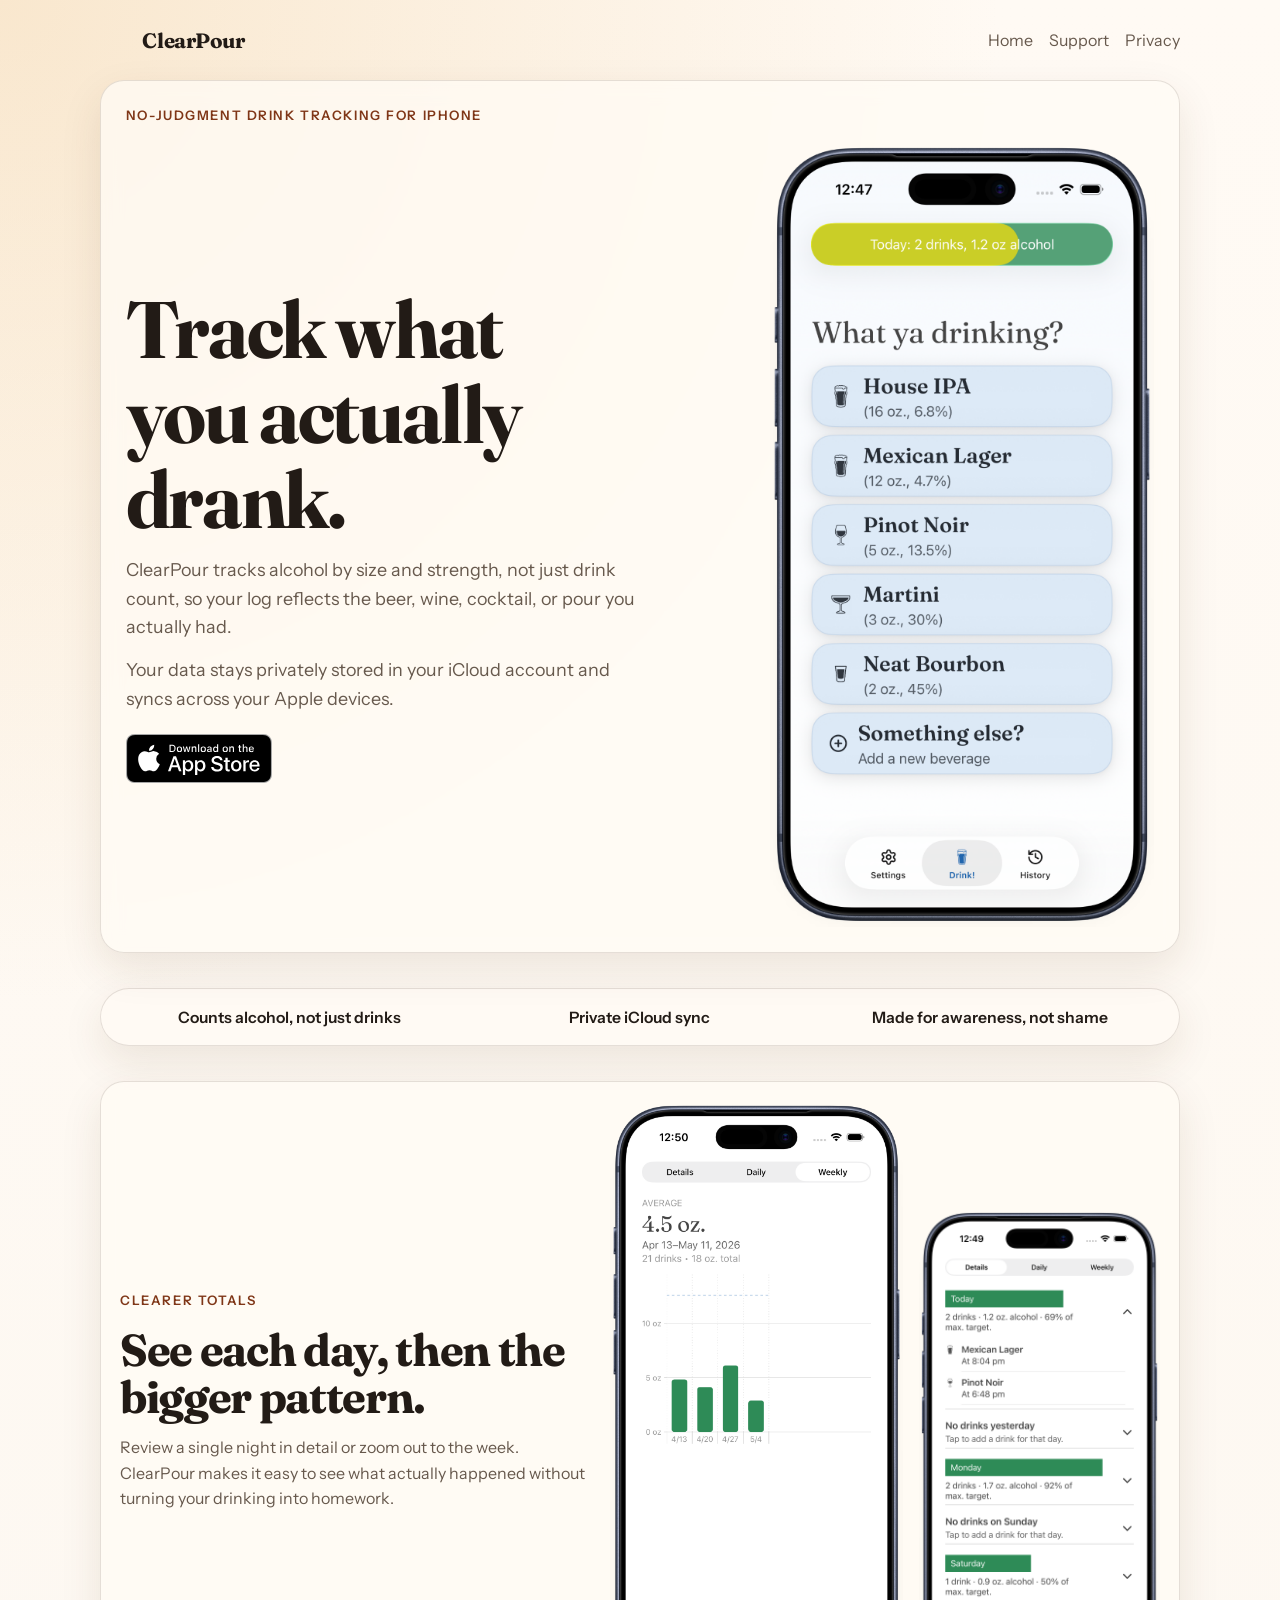
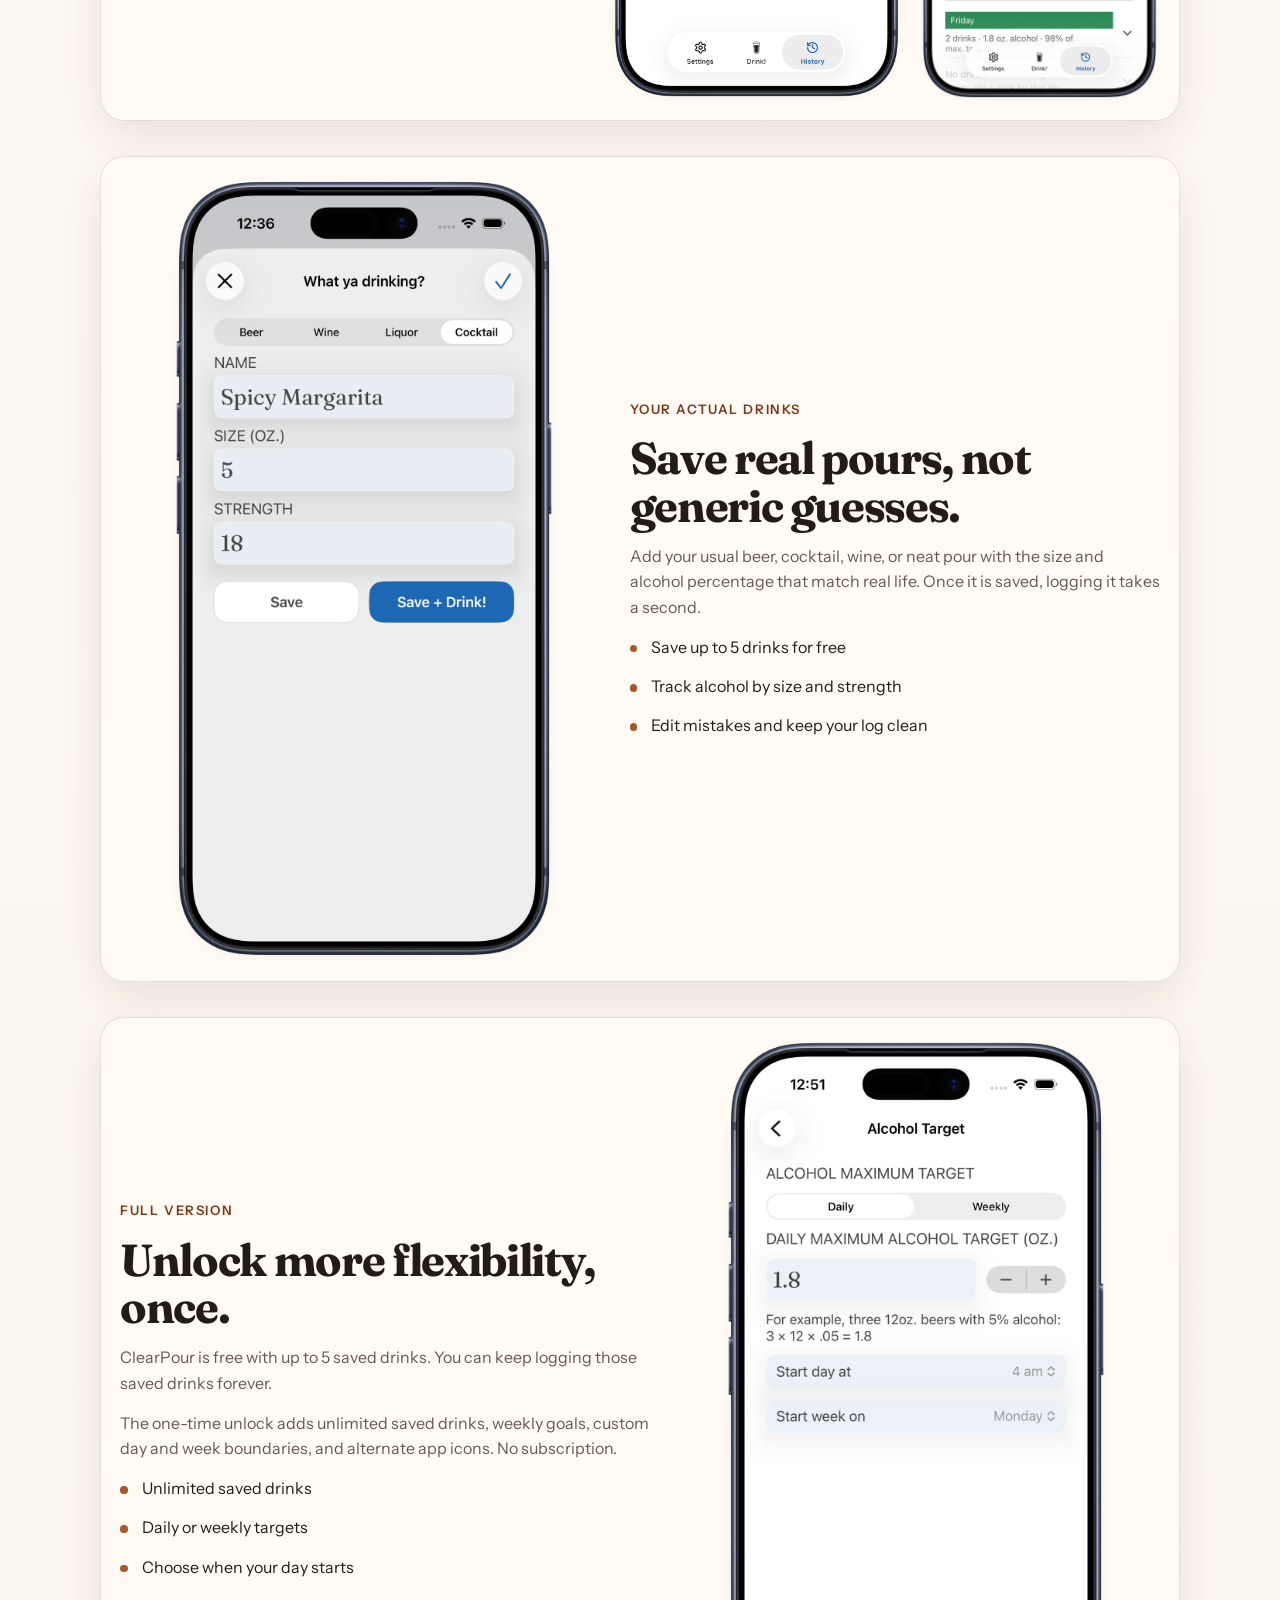
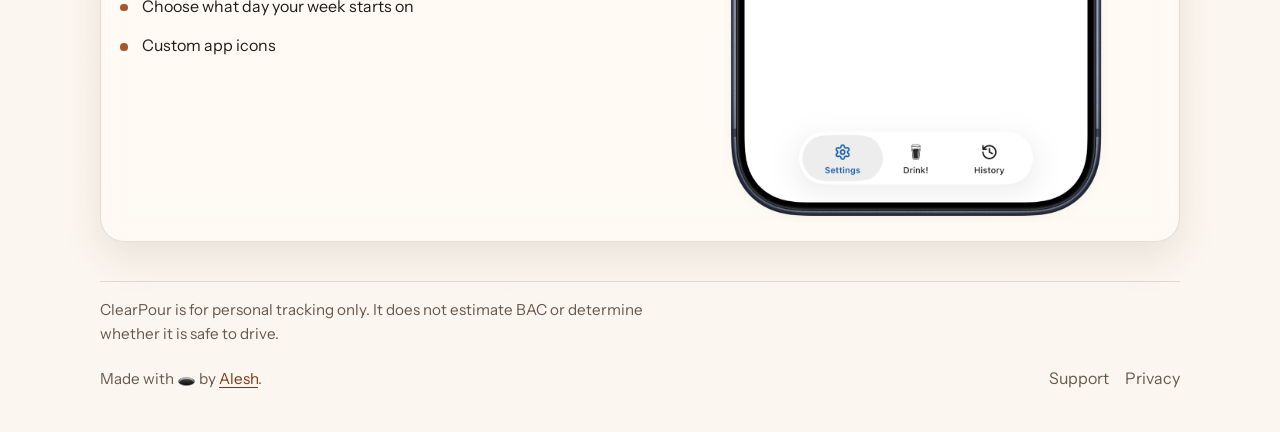
<file: index.html>
<!DOCTYPE html>
<html lang="en">
  <head>
    <meta charset="UTF-8" />
    <meta name="viewport" content="width=device-width, initial-scale=1.0" />
    <title>ClearPour</title>
    <meta
      name="description"
      content="ClearPour is a no-judgment drink tracker that counts alcohol by size and strength, not just drink count, and keeps your data privately synced in your iCloud account."
    />
    <link rel="preconnect" href="https://fonts.googleapis.com" />
    <link rel="preconnect" href="https://fonts.gstatic.com" crossorigin />
    <link
      href="https://fonts.googleapis.com/css2?family=Fraunces:opsz,wght@9..144,600;9..144,700&family=Instrument+Sans:wght@400;500;600&display=swap"
      rel="stylesheet"
    />
    <link rel="icon" type="image/png" sizes="32x32" href="/favicon.png" />
    <link rel="icon" type="image/png" sizes="16x16" href="/assets/icons/favicon-16x16.png" />
    <link rel="apple-touch-icon" sizes="180x180" href="/apple-touch-icon.png" />
    <link rel="stylesheet" href="/assets/styles.css" />
    <script src="/assets/made-by-alesh.js" defer></script>
  </head>
  <body>
    <div class="site-shell">
      <header class="site-header">
        <a class="brand" href="/">
          <span class="brand-mark" aria-hidden="true">
            <img class="is-1" src="/assets/containers/beer-pint-glass.png" alt="" />
            <img class="is-2" src="/assets/containers/wine.png" alt="" />
            <img class="is-3" src="/assets/containers/shot-glass.png" alt="" />
            <img class="is-4" src="/assets/containers/coupe-glass.png" alt="" />
          </span>
          <span class="brand-text">ClearPour</span>
        </a>
        <nav class="site-nav" aria-label="Primary">
          <a href="/">Home</a>
          <a href="/support/">Support</a>
          <a href="/privacy/">Privacy</a>
        </nav>
      </header>

      <main>
        <section class="hero">
          <p class="eyebrow">No-judgment drink tracking for iPhone</p>
          <div class="hero-layout">
            <div class="hero-copy">
              <h1>Track what you actually drank.</h1>
              <p class="lede">
                ClearPour tracks alcohol by size and strength, not just drink count,
                so your log reflects the beer, wine, cocktail, or pour you actually had.
              </p>
              <p class="lede">
                Your data stays privately stored in your iCloud account and syncs across
                your Apple devices.
              </p>
              <div class="hero-actions">
                <a class="app-store-badge" href="https://apps.apple.com/app/clearpour/id6763382651" aria-label="Download ClearPour on the App Store">
                  <img
                    src="/assets/download-on-the-app-store.svg"
                    alt="Download on the App Store"
                  />
                </a>
              </div>
            </div>
            <figure class="hero-phone">
              <img
                src="/assets/screenshots/01-track-drinks.png"
                alt="ClearPour drink list on iPhone"
              />
            </figure>
          </div>
        </section>

        <section class="proof-strip">
          <p>Counts alcohol, not just drinks</p>
          <p>Private iCloud sync</p>
          <p>Made for awareness, not shame</p>
        </section>

        <section class="story-block story-block-history">
          <div class="story-copy">
            <p class="eyebrow">Clearer Totals</p>
            <h2>See each day, then the bigger pattern.</h2>
            <p>
              Review a single night in detail or zoom out to the week. ClearPour makes it
              easy to see what actually happened without turning your drinking into homework.
            </p>
          </div>
          <div class="story-visuals story-visuals-history">
            <figure class="story-phone story-phone-main">
              <img
                src="/assets/screenshots/03-history-weekly.png"
                alt="ClearPour weekly history on iPhone"
              />
            </figure>
            <figure class="story-phone story-phone-detail">
              <img
                src="/assets/screenshots/02-history-detail.png"
                alt="ClearPour daily history detail on iPhone"
              />
            </figure>
          </div>
        </section>

        <section class="story-block story-block-add">
          <figure class="story-phone">
            <img
              src="/assets/screenshots/04-add-drink.png"
              alt="ClearPour add custom drink screen on iPhone"
            />
          </figure>
          <div class="story-copy">
            <p class="eyebrow">Your Actual Drinks</p>
            <h2>Save real pours, not generic guesses.</h2>
            <p>
              Add your usual beer, cocktail, wine, or neat pour with the size and alcohol
              percentage that match real life. Once it is saved, logging it takes a second.
            </p>
            <ul class="plain-list">
              <li>Save up to 5 drinks for free</li>
              <li>Track alcohol by size and strength</li>
              <li>Edit mistakes and keep your log clean</li>
            </ul>
          </div>
        </section>

        <section class="story-block story-block-upgrade">
          <div class="story-copy">
            <p class="eyebrow">Full Version</p>
            <h2>Unlock more flexibility, once.</h2>
            <p>
              ClearPour is free with up to 5 saved drinks. You can keep logging
              those saved drinks forever.
            </p>
            <p>
              The one-time unlock adds unlimited saved drinks, weekly goals,
              custom day and week boundaries, and alternate app icons. No subscription.
            </p>
            <ul class="plain-list">
              <li>Unlimited saved drinks</li>
              <li>Daily or weekly targets</li>
              <li>Choose when your day starts</li>
              <li>Choose what day your week starts on</li>
              <li>Custom app icons</li>
            </ul>
          </div>
          <figure class="story-phone">
            <img
              src="/assets/screenshots/05-daily-target.png"
              alt="ClearPour daily target settings on iPhone"
            />
          </figure>
        </section>
      </main>

      <section class="site-note">
        <p>
          ClearPour is for personal tracking only. It does not estimate BAC or
          determine whether it is safe to drive.
        </p>
      </section>

      <footer class="site-footer">
        <p><made-by-alesh></made-by-alesh></p>
        <div class="footer-links">
          <a href="/support/">Support</a>
          <a href="/privacy/">Privacy</a>
        </div>
      </footer>
    </div>
  </body>
</html>
</file>
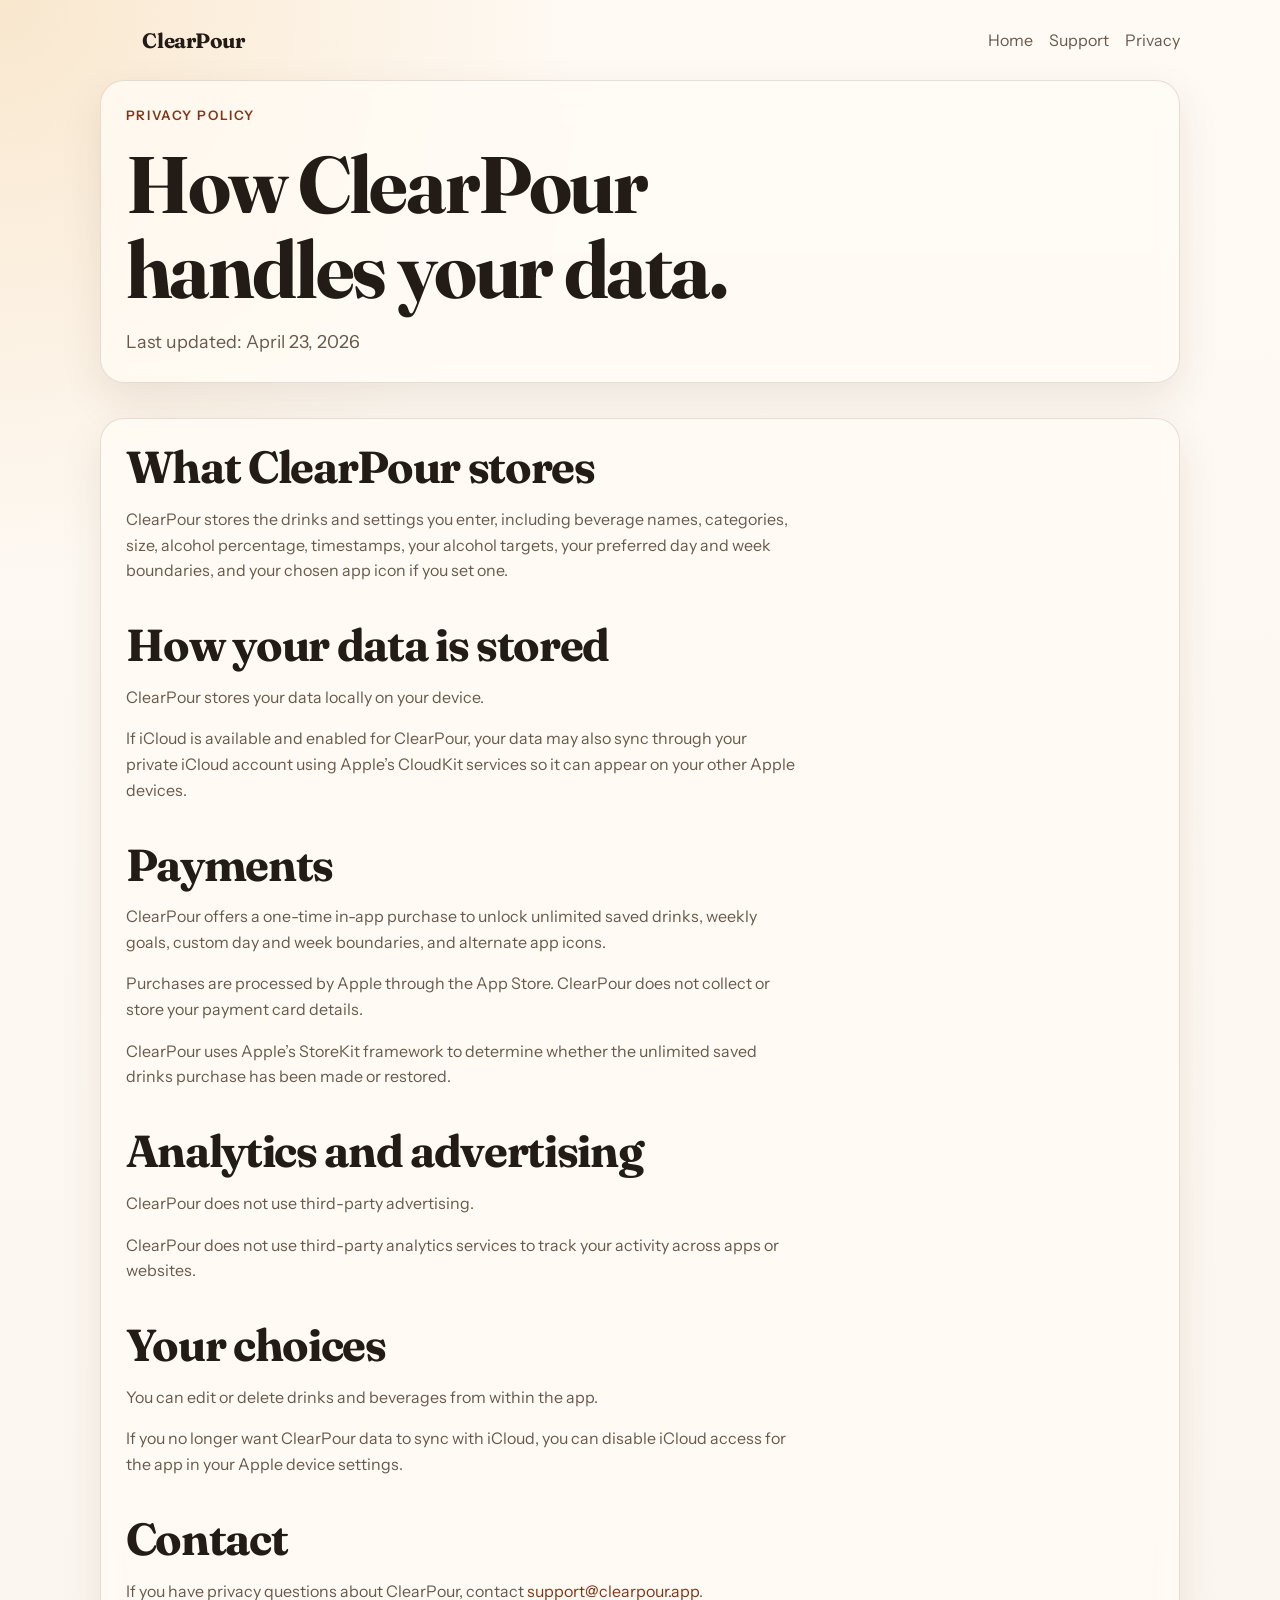
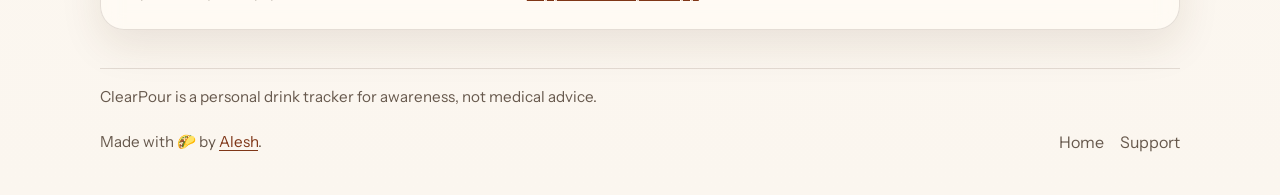
<file: privacy/index.html>
<!DOCTYPE html>
<html lang="en">
  <head>
    <meta charset="UTF-8" />
    <meta name="viewport" content="width=device-width, initial-scale=1.0" />
    <title>ClearPour Privacy Policy</title>
    <meta name="description" content="Privacy Policy for ClearPour." />
    <link rel="preconnect" href="https://fonts.googleapis.com" />
    <link rel="preconnect" href="https://fonts.gstatic.com" crossorigin />
    <link
      href="https://fonts.googleapis.com/css2?family=Fraunces:opsz,wght@9..144,600;9..144,700&family=Instrument+Sans:wght@400;500;600&display=swap"
      rel="stylesheet"
    />
    <link rel="icon" type="image/png" sizes="32x32" href="/favicon.png" />
    <link rel="icon" type="image/png" sizes="16x16" href="/assets/icons/favicon-16x16.png" />
    <link rel="apple-touch-icon" sizes="180x180" href="/apple-touch-icon.png" />
    <link rel="stylesheet" href="/assets/styles.css" />
    <script src="/assets/made-by-alesh.js" defer></script>
  </head>
  <body>
    <div class="site-shell">
      <header class="site-header">
        <a class="brand" href="/">
          <span class="brand-mark" aria-hidden="true">
            <img class="is-1" src="/assets/containers/beer-pint-glass.png" alt="" />
            <img class="is-2" src="/assets/containers/wine.png" alt="" />
            <img class="is-3" src="/assets/containers/shot-glass.png" alt="" />
            <img class="is-4" src="/assets/containers/coupe-glass.png" alt="" />
          </span>
          <span class="brand-text">ClearPour</span>
        </a>
        <nav class="site-nav" aria-label="Primary">
          <a href="/">Home</a>
          <a href="/support/">Support</a>
          <a href="/privacy/">Privacy</a>
        </nav>
      </header>

      <main class="page-main">
        <section class="page-hero">
          <p class="eyebrow">Privacy Policy</p>
          <h1>How ClearPour handles your data.</h1>
          <p class="lede narrow">Last updated: April 23, 2026</p>
        </section>

        <section class="policy-text">
          <h2>What ClearPour stores</h2>
          <p>
            ClearPour stores the drinks and settings you enter, including
            beverage names, categories, size, alcohol percentage, timestamps,
            your alcohol targets, your preferred day and week boundaries, and
            your chosen app icon if you set one.
          </p>

          <h2>How your data is stored</h2>
          <p>ClearPour stores your data locally on your device.</p>
          <p>
            If iCloud is available and enabled for ClearPour, your data may also
            sync through your private iCloud account using Apple’s CloudKit
            services so it can appear on your other Apple devices.
          </p>

          <h2>Payments</h2>
          <p>
            ClearPour offers a one-time in-app purchase to unlock unlimited
            saved drinks, weekly goals, custom day and week boundaries, and
            alternate app icons.
          </p>
          <p>
            Purchases are processed by Apple through the App Store. ClearPour
            does not collect or store your payment card details.
          </p>
          <p>
            ClearPour uses Apple’s StoreKit framework to determine whether the
            unlimited saved drinks purchase has been made or restored.
          </p>

          <h2>Analytics and advertising</h2>
          <p>ClearPour does not use third-party advertising.</p>
          <p>
            ClearPour does not use third-party analytics services to track your
            activity across apps or websites.
          </p>

          <h2>Your choices</h2>
          <p>You can edit or delete drinks and beverages from within the app.</p>
          <p>
            If you no longer want ClearPour data to sync with iCloud, you can
            disable iCloud access for the app in your Apple device settings.
          </p>

          <h2>Contact</h2>
          <p>
            If you have privacy questions about ClearPour, contact
            <a href="mailto:support@clearpour.app?subject=ClearPour%20Privacy"
              >support@clearpour.app</a
            >.
          </p>
        </section>
      </main>

      <section class="site-note">
        <p>ClearPour is a personal drink tracker for awareness, not medical advice.</p>
      </section>

      <footer class="site-footer">
        <p><made-by-alesh></made-by-alesh></p>
        <div class="footer-links">
          <a href="/">Home</a>
          <a href="/support/">Support</a>
        </div>
      </footer>
    </div>
  </body>
</html>
</file>
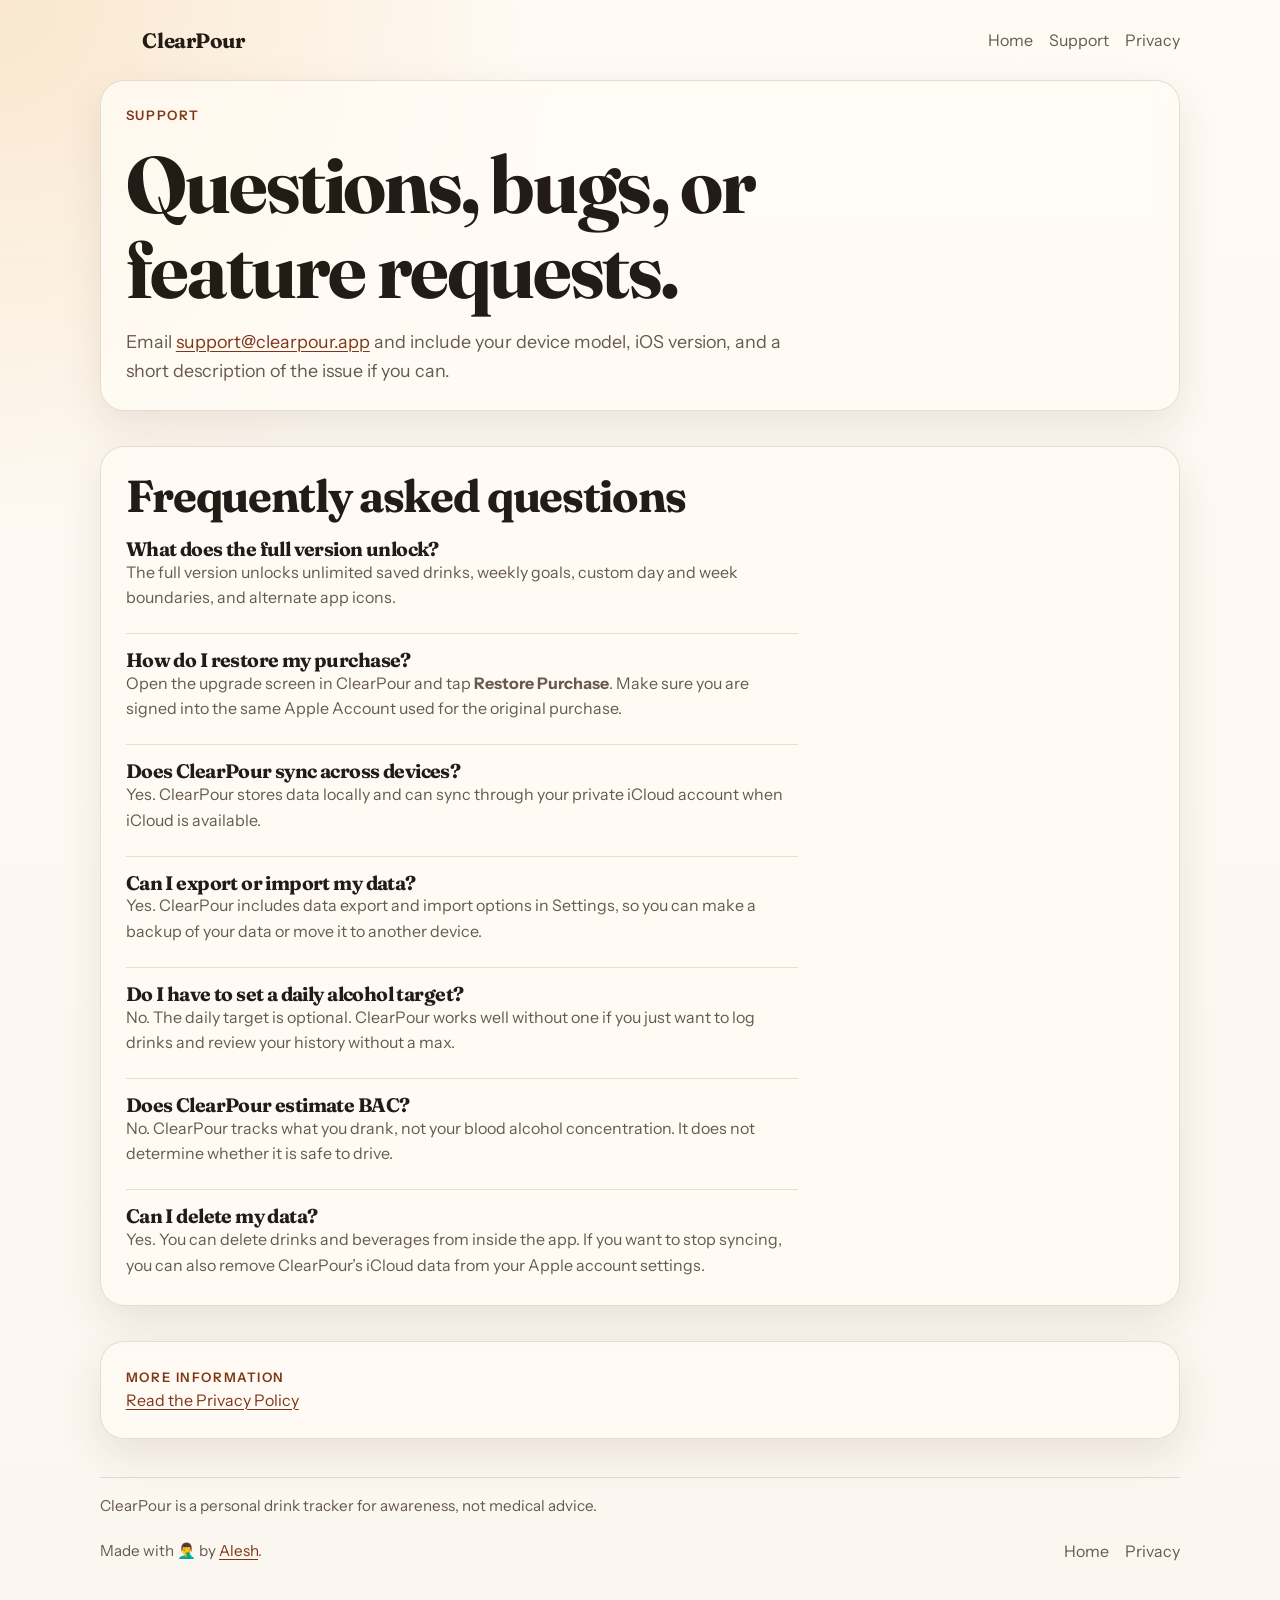
<file: support/index.html>
<!DOCTYPE html>
<html lang="en">
  <head>
    <meta charset="UTF-8" />
    <meta name="viewport" content="width=device-width, initial-scale=1.0" />
    <title>ClearPour Support</title>
    <meta
      name="description"
      content="Support for ClearPour, including purchase help, sync help, and answers to common questions."
    />
    <link rel="preconnect" href="https://fonts.googleapis.com" />
    <link rel="preconnect" href="https://fonts.gstatic.com" crossorigin />
    <link
      href="https://fonts.googleapis.com/css2?family=Fraunces:opsz,wght@9..144,600;9..144,700&family=Instrument+Sans:wght@400;500;600&display=swap"
      rel="stylesheet"
    />
    <link rel="icon" type="image/png" sizes="32x32" href="/favicon.png" />
    <link rel="icon" type="image/png" sizes="16x16" href="/assets/icons/favicon-16x16.png" />
    <link rel="apple-touch-icon" sizes="180x180" href="/apple-touch-icon.png" />
    <link rel="stylesheet" href="/assets/styles.css" />
    <script src="/assets/made-by-alesh.js" defer></script>
  </head>
  <body>
    <div class="site-shell">
      <header class="site-header">
        <a class="brand" href="/">
          <span class="brand-mark" aria-hidden="true">
            <img class="is-1" src="/assets/containers/beer-pint-glass.png" alt="" />
            <img class="is-2" src="/assets/containers/wine.png" alt="" />
            <img class="is-3" src="/assets/containers/shot-glass.png" alt="" />
            <img class="is-4" src="/assets/containers/coupe-glass.png" alt="" />
          </span>
          <span class="brand-text">ClearPour</span>
        </a>
        <nav class="site-nav" aria-label="Primary">
          <a href="/">Home</a>
          <a href="/support/">Support</a>
          <a href="/privacy/">Privacy</a>
        </nav>
      </header>

      <main class="page-main">
        <section class="page-hero">
          <p class="eyebrow">Support</p>
          <h1>Questions, bugs, or feature requests.</h1>
          <p class="lede narrow">
            Email
            <a href="mailto:support@clearpour.app?subject=ClearPour%20Support"
              >support@clearpour.app</a
            >
            and include your device model, iOS version, and a short description
            of the issue if you can.
          </p>
        </section>

        <section class="copy-section">
          <h2>Frequently asked questions</h2>

          <div class="faq-list">
            <div>
              <h3>What does the full version unlock?</h3>
              <p>
                The full version unlocks unlimited saved drinks, weekly goals,
                custom day and week boundaries, and alternate app icons.
              </p>
            </div>

            <div>
              <h3>How do I restore my purchase?</h3>
              <p>
                Open the upgrade screen in ClearPour and tap
                <strong>Restore Purchase</strong>. Make sure you are signed into
                the same Apple Account used for the original purchase.
              </p>
            </div>

            <div>
              <h3>Does ClearPour sync across devices?</h3>
              <p>
                Yes. ClearPour stores data locally and can sync through your
                private iCloud account when iCloud is available.
              </p>
            </div>

            <div>
              <h3>Can I export or import my data?</h3>
              <p>
                Yes. ClearPour includes data export and import options in
                Settings, so you can make a backup of your data or move it to
                another device.
              </p>
            </div>

            <div>
              <h3>Do I have to set a daily alcohol target?</h3>
              <p>
                No. The daily target is optional. ClearPour works well without one
                if you just want to log drinks and review your history without a max.
              </p>
            </div>

            <div>
              <h3>Does ClearPour estimate BAC?</h3>
              <p>
                No. ClearPour tracks what you drank, not your blood alcohol concentration.
                It does not determine whether it is safe to drive.
              </p>
            </div>

            <div>
              <h3>Can I delete my data?</h3>
              <p>
                Yes. You can delete drinks and beverages from inside the app. If
                you want to stop syncing, you can also remove ClearPour’s iCloud
                data from your Apple account settings.
              </p>
            </div>
          </div>
        </section>

        <section class="callout">
          <p class="eyebrow">More information</p>
          <p><a href="/privacy/">Read the Privacy Policy</a></p>
        </section>
      </main>

      <section class="site-note">
        <p>ClearPour is a personal drink tracker for awareness, not medical advice.</p>
      </section>

      <footer class="site-footer">
        <p><made-by-alesh></made-by-alesh></p>
        <div class="footer-links">
          <a href="/">Home</a>
          <a href="/privacy/">Privacy</a>
        </div>
      </footer>
    </div>
  </body>
</html>
</file>
<file: assets/styles.css>
:root {
  color-scheme: light;
  --bg: #fbf6ef;
  --bg-warm: #f1e4d2;
  --paper: rgba(255, 251, 245, 0.76);
  --paper-strong: rgba(255, 252, 247, 0.92);
  --ink: #221b16;
  --muted: #67594d;
  --line: rgba(72, 52, 35, 0.14);
  --accent: #a8562c;
  --accent-deep: #7f3617;
  --highlight: #f0cb95;
  --radius-lg: 24px;
  --radius-md: 18px;
  --content-width: min(1040px, calc(100vw - 1.5rem));
  --shadow: 0 16px 42px rgba(76, 47, 24, 0.1);
}

* {
  box-sizing: border-box;
}

html {
  min-height: 100%;
  background:
    radial-gradient(circle at top left, rgba(240, 203, 149, 0.4), transparent 26%),
    linear-gradient(180deg, #fffaf4 0%, var(--bg) 100%);
}

body {
  margin: 0;
  color: var(--ink);
  font-family: "Instrument Sans", "Avenir Next", "Segoe UI", sans-serif;
  line-height: 1.6;
}

a {
  color: var(--accent-deep);
  text-decoration-thickness: 0.08em;
  text-underline-offset: 0.18em;
}

a:hover {
  color: var(--accent);
}

.site-shell {
  width: var(--content-width);
  margin: 0 auto;
  padding: 0.9rem 0 2.5rem;
}

.site-header,
.site-footer {
  display: flex;
  align-items: center;
  justify-content: space-between;
  gap: 1rem;
}

.site-header {
  padding: 0.4rem 0 1.4rem;
}

.brand {
  color: var(--ink);
  text-decoration: none;
  font-family: "Fraunces", Georgia, serif;
  font-size: 1.3rem;
  font-weight: 700;
  letter-spacing: -0.02em;
  display: inline-flex;
  align-items: center;
  gap: 0.65rem;
}

.brand-text {
  display: inline-block;
}

.brand-mark {
  width: 2rem;
  height: 2rem;
  position: relative;
  flex: 0 0 auto;
  display: inline-flex;
  align-items: center;
  justify-content: center;
}

.brand-mark img {
  position: absolute;
  inset: 0;
  width: 100%;
  height: 100%;
  object-fit: contain;
  filter: grayscale(1) contrast(1.16) brightness(0.98);
  mix-blend-mode: multiply;
  opacity: 0;
  animation: brand-rotate 24s infinite;
}

.brand-mark .is-1 {
  animation-delay: 0s;
}

.brand-mark .is-2 {
  animation-delay: 6s;
}

.brand-mark .is-3 {
  animation-delay: 12s;
}

.brand-mark .is-4 {
  animation-delay: 18s;
}

@keyframes brand-rotate {
  0%,
  18% {
    opacity: 1;
  }

  25%,
  100% {
    opacity: 0;
  }
}

.site-nav,
.footer-links {
  display: flex;
  flex-wrap: wrap;
  gap: 1rem;
}

.site-nav a,
.footer-links a {
  color: var(--muted);
  text-decoration: none;
}

.site-nav a:hover,
.footer-links a:hover {
  color: var(--ink);
}

.site-note {
  margin-top: 2.4rem;
  padding: 1rem 0 0.2rem;
  border-top: 1px solid var(--line);
}

.site-note p {
  max-width: 36rem;
  font-size: 0.95rem;
}

main,
.page-main {
  display: grid;
  gap: 2.2rem;
}

.hero,
.page-hero,
.copy-section,
.policy-text,
.pricing-row,
.screenshot-section {
  display: grid;
  gap: 1rem;
}

.hero,
.page-hero,
.copy-section,
.policy-text,
.pricing-row,
.screenshot-section,
.highlight-panel,
.callout {
  padding: 1.2rem;
  border: 1px solid var(--line);
  border-radius: var(--radius-lg);
  background: var(--paper);
  box-shadow: var(--shadow);
  backdrop-filter: blur(10px);
}

.eyebrow {
  margin: 0;
  color: var(--accent-deep);
  font-size: 0.82rem;
  font-weight: 600;
  letter-spacing: 0.12em;
  text-transform: uppercase;
}

h1,
h2,
h3 {
  margin: 0;
  font-family: "Fraunces", Georgia, serif;
  font-weight: 700;
  letter-spacing: -0.03em;
  line-height: 1.06;
}

h1 {
  max-width: 14ch;
  font-size: clamp(2.8rem, 13vw, 5rem);
  text-wrap: balance;
}

h2 {
  font-size: clamp(1.8rem, 7vw, 2.8rem);
}

h3 {
  font-size: 1.22rem;
}

p {
  margin: 0;
  color: var(--muted);
}

.lede {
  max-width: 34rem;
  font-size: 1.12rem;
}

.narrow {
  max-width: 42rem;
}

.hero-actions {
  display: flex;
  flex-wrap: wrap;
  gap: 0.8rem;
  padding-top: 0.35rem;
}

.app-store-badge {
  display: inline-flex;
  align-items: center;
  cursor: pointer;
}

.app-store-badge img {
  display: block;
  width: min(100%, 180px);
  height: auto;
}

.button {
  display: inline-flex;
  align-items: center;
  justify-content: center;
  min-height: 3rem;
  padding: 0.9rem 1.2rem;
  border-radius: 999px;
  background: var(--accent);
  color: #fff9f2;
  font-weight: 600;
  text-decoration: none;
}

.button:hover {
  background: var(--accent-deep);
  color: #fff9f2;
}

.button-secondary {
  background: rgba(255, 251, 245, 0.9);
  color: var(--ink);
  border: 1px solid var(--line);
}

.button-secondary:hover {
  color: var(--ink);
  background: #fffdf9;
}

.text-link {
  display: inline-flex;
  align-items: center;
  padding: 0.9rem 0.1rem;
  font-weight: 600;
}

.section-heading {
  display: grid;
  gap: 0.5rem;
  max-width: 40rem;
}

.highlight-grid,
.feature-columns,
.pricing-row {
  display: grid;
  gap: 1rem;
}

.hero-layout,
.story-block {
  display: grid;
  gap: 1.35rem;
}

.hero h1 {
  max-width: 9ch;
}

.hero-copy,
.story-copy {
  display: grid;
  gap: 0.9rem;
}

.hero-phone,
.story-phone {
  margin: 0;
  display: flex;
  justify-content: center;
}

.hero-phone img,
.story-phone img {
  display: block;
  width: min(100%, 24rem);
  height: auto;
}

.proof-strip {
  display: grid;
  gap: 0.65rem;
  padding: 0.95rem 1.2rem;
  border: 1px solid var(--line);
  border-radius: 999px;
  background: rgba(255, 251, 245, 0.68);
  box-shadow: var(--shadow);
  text-align: center;
}

.proof-strip p {
  color: var(--ink);
  font-size: 0.98rem;
  font-weight: 600;
}

.story-block {
  padding: 1.2rem;
  border: 1px solid var(--line);
  border-radius: var(--radius-lg);
  background: var(--paper);
  box-shadow: var(--shadow);
  backdrop-filter: blur(10px);
}

.story-visuals {
  display: grid;
  gap: 1rem;
  align-items: end;
}

.story-visuals-history {
  grid-template-columns: minmax(0, 1fr) minmax(0, 0.82fr);
}

.story-phone-main img {
  width: min(100%, 24rem);
}

.story-phone-detail {
  align-self: end;
}

.story-phone-detail img {
  width: min(100%, 18rem);
}

.plain-list,
.faq-list {
  margin: 0;
  padding: 0;
}

.plain-list {
  list-style: none;
  display: grid;
  gap: 0.85rem;
}

.plain-list li {
  position: relative;
  padding-left: 1.35rem;
}

.plain-list li::before {
  content: "";
  position: absolute;
  top: 0.62rem;
  left: 0;
  width: 0.48rem;
  height: 0.48rem;
  border-radius: 50%;
  background: var(--accent);
}

.faq-list {
  display: grid;
  gap: 1.3rem;
}

.faq-list > div {
  padding: 1rem 0 0.1rem;
  border-top: 1px solid var(--line);
}

.faq-list > div:first-child {
  padding-top: 0.2rem;
  border-top: 0;
}

.faq-list > div,
.policy-text > h2,
.policy-text > p {
  max-width: 42rem;
}

.policy-text > h2 {
  margin-top: 1rem;
}

.policy-text > h2:first-child {
  margin-top: 0;
}

.policy-text > p + h2 {
  padding-top: 0.35rem;
}

.site-footer {
  margin-top: 0.15rem;
  padding-top: 0.9rem;
}

.site-footer p {
  font-size: 0.95rem;
}

@media (min-width: 700px) {
  .site-shell {
    width: min(1080px, calc(100vw - 2rem));
    padding-top: 1.1rem;
  }

  .hero-actions {
    align-items: center;
  }

  .app-store-badge img {
    width: 146px;
  }

  .button {
    min-width: 150px;
  }

  .highlight-grid,
  .feature-columns,
  .pricing-row {
    grid-template-columns: 1fr 1fr;
  }

  .hero-layout {
    grid-template-columns: minmax(0, 1fr) minmax(320px, 0.9fr);
    align-items: center;
  }

  .hero-phone {
    justify-content: flex-end;
  }

  .proof-strip {
    grid-template-columns: repeat(3, 1fr);
    align-items: center;
    text-align: left;
  }

  .proof-strip p {
    text-align: center;
  }

  .story-block,
  .story-block-add,
  .story-block-upgrade {
    grid-template-columns: minmax(0, 1fr) minmax(300px, 0.92fr);
    align-items: center;
  }

  .story-block-add {
    grid-template-columns: minmax(300px, 0.92fr) minmax(0, 1fr);
  }

  .story-block-history {
    grid-template-columns: minmax(0, 0.92fr) minmax(0, 1.08fr);
    align-items: center;
  }

  .hero,
  .page-hero,
  .copy-section,
  .policy-text,
  .pricing-row,
  .screenshot-section,
  .highlight-panel,
  .callout {
    padding: 1.55rem;
  }
}

@media (max-width: 699px) {
  .site-header,
  .site-footer {
    align-items: flex-start;
    flex-direction: column;
  }

  .button {
    width: 100%;
  }

  .brand {
    gap: 0.55rem;
  }

  .brand-mark {
    width: 1.8rem;
    height: 1.8rem;
  }

  .app-store-badge img {
    width: 180px;
    max-width: 100%;
  }

  .text-link {
    padding-top: 0.35rem;
  }

  .proof-strip {
    border-radius: var(--radius-md);
    text-align: left;
  }

  .story-visuals-history {
    grid-template-columns: 1fr;
  }

  .story-phone-detail img {
    width: min(100%, 16rem);
  }
}
</file>
